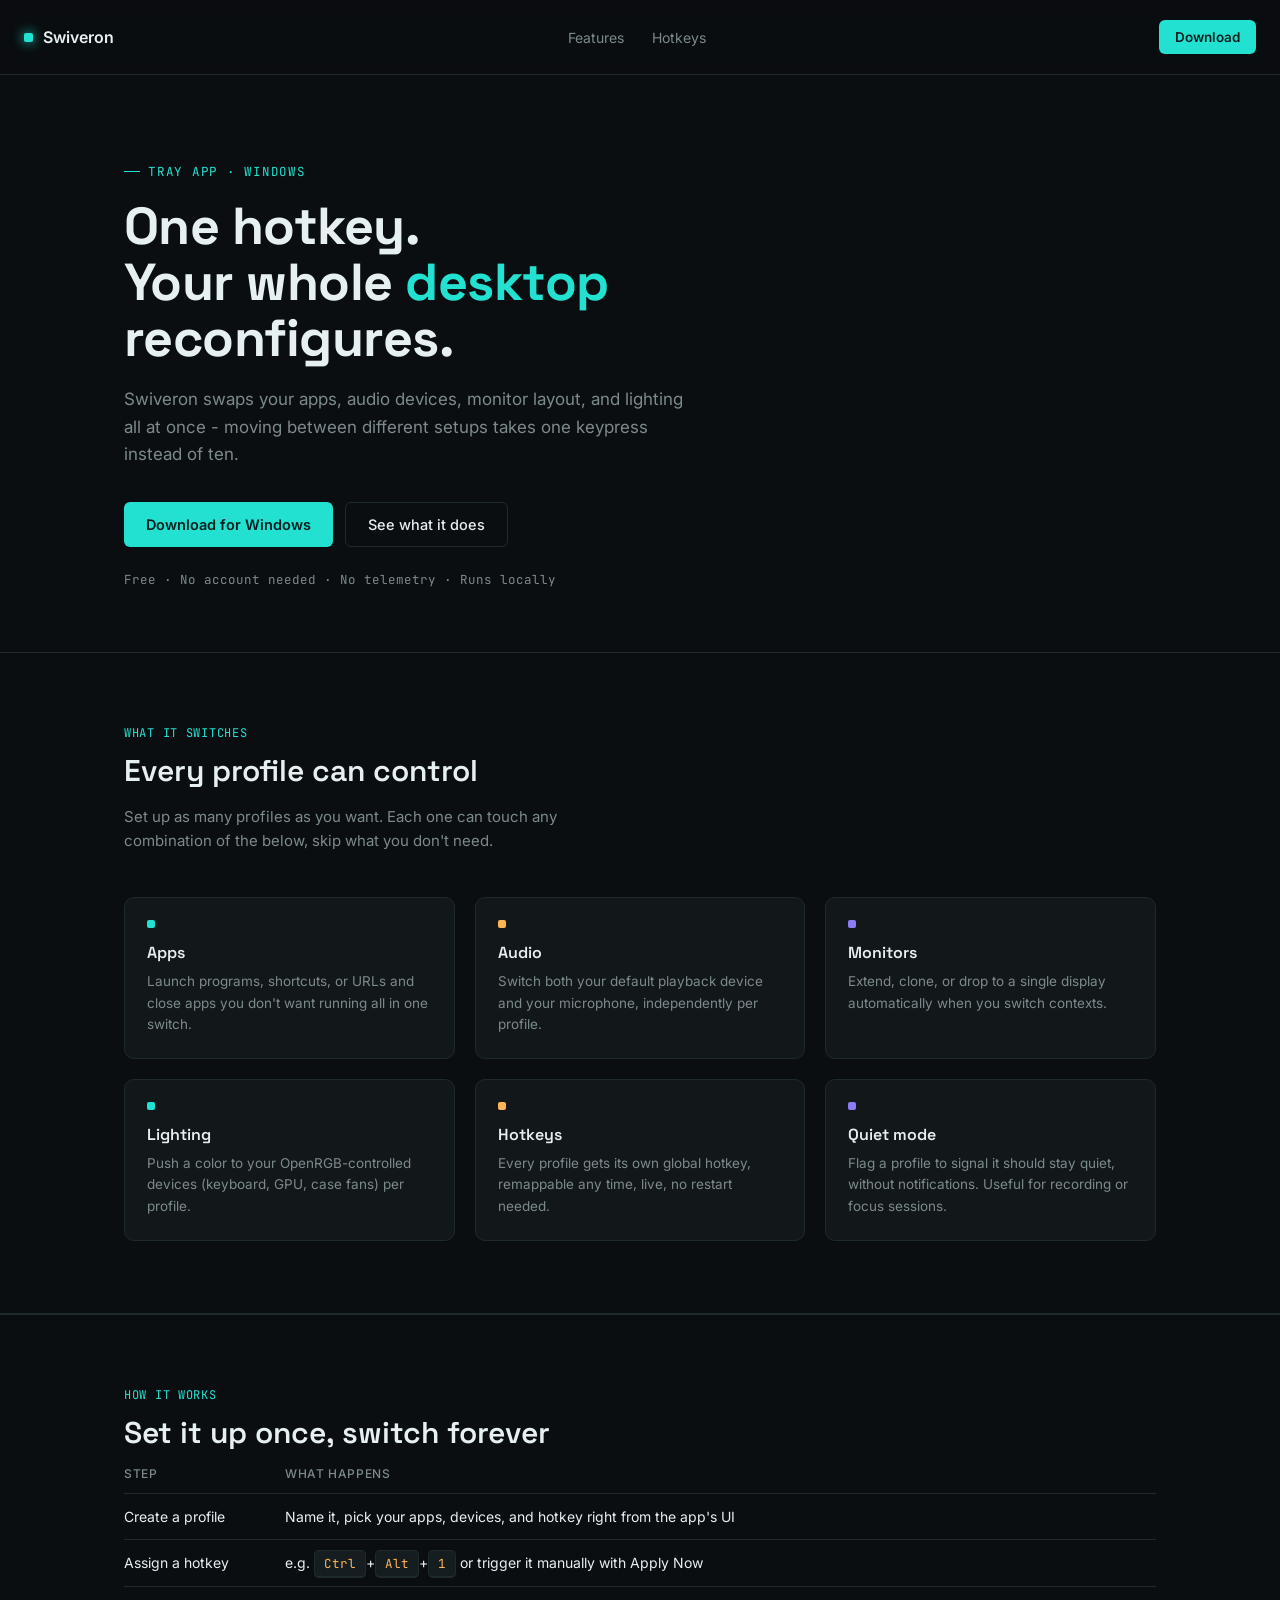
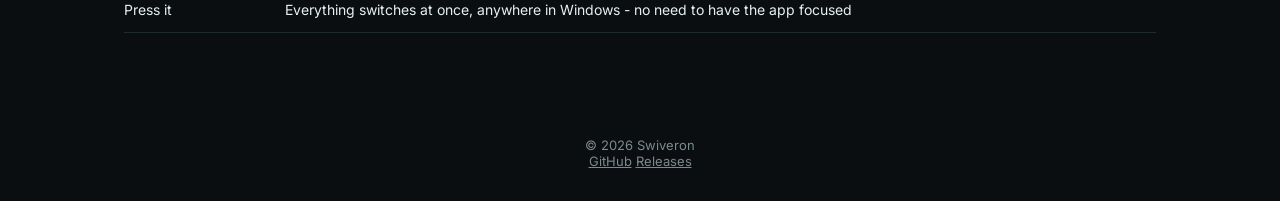
<file: index.html>
<!DOCTYPE html>
<html lang="en">
  <head>
    <meta charset="UTF-8">
    <meta name="viewport" content="width=device-width, initial-scale=1.0">
    <title>Swiveron</title>
    <link rel="preconnect" href="https://fonts.googleapis.com">
    <link rel="icon" href="favicon.png" type="image/png">
    <link href="https://fonts.googleapis.com/css2?family=Space+Grotesk:wght@400;500;600;700&family=Inter:wght@400;500;600&family=JetBrains+Mono:wght@400;500;600&display=swap" rel="stylesheet">
    <link rel="stylesheet" href="assets/styles.css">
  </head>
  <body>

    <nav>
      <div class="brand"><span class="dot"></span> Swiveron</div>
      <div class="nav-links">
        <a href="#features">Features</a>
        <a href="#hotkeys">Hotkeys</a>
      </div>
      <a class="nav-cta" href="/swiveron/downloads/#download">Download</a>
    </nav>

    <div class="wrap">
      <section class="hero" style="border:none;">
        <div class="eyebrow">TRAY APP · WINDOWS</div>
        <h1>One hotkey.<br>Your whole <span class="accent">desktop</span> reconfigures.</h1>
        <p class="sub">Swiveron swaps your apps, audio devices, monitor layout, and lighting all at once - moving between different setups takes one keypress instead of ten.</p>
        <div class="hero-ctas">
          <a class="btn-primary" href="#download">Download for Windows</a>
          <a class="btn-secondary" href="#features">See what it does</a>
        </div>
        <div class="req-note">Free · No account needed · No telemetry · Runs locally</div>
      </section>
    </div>

    <section id="features">
      <div class="wrap">
        <div class="kicker">WHAT IT SWITCHES</div>
        <h2>Every profile can control</h2>
        <p class="section-sub">Set up as many profiles as you want. Each one can touch any combination of the below, skip what you don't need.</p>
        <div class="feature-grid">
          <div class="feature-card">
            <div class="dot" style="background:var(--cyan);"></div>
            <h3>Apps</h3>
            <p>Launch programs, shortcuts, or URLs and close apps you don't want running all in one switch.</p>
          </div>
          <div class="feature-card">
            <div class="dot" style="background:var(--amber);"></div>
            <h3>Audio</h3>
            <p>Switch both your default playback device and your microphone, independently per profile.</p>
          </div>
          <div class="feature-card">
            <div class="dot" style="background:#8B7CF6;"></div>
            <h3>Monitors</h3>
            <p>Extend, clone, or drop to a single display automatically when you switch contexts.</p>
          </div>
          <div class="feature-card">
            <div class="dot" style="background:var(--cyan);"></div>
            <h3>Lighting</h3>
            <p>Push a color to your OpenRGB-controlled devices (keyboard, GPU, case fans) per profile.</p>
          </div>
          <div class="feature-card">
            <div class="dot" style="background:var(--amber);"></div>
            <h3>Hotkeys</h3>
            <p>Every profile gets its own global hotkey, remappable any time, live, no restart needed.</p>
          </div>
          <div class="feature-card">
            <div class="dot" style="background:#8B7CF6;"></div>
            <h3>Quiet mode</h3>
            <p>Flag a profile to signal it should stay quiet, without notifications. Useful for recording or focus sessions.</p>
          </div>
        </div>
      </div>
    </section>

    <section id="hotkeys" style="border-bottom:none;">
      <div class="wrap">
        <div class="kicker">HOW IT WORKS</div>
        <h2>Set it up once, switch forever</h2>
        <table>
          <thead><tr><th>Step</th><th>What happens</th></tr></thead>
          <tbody>
            <tr><td>Create a profile</td><td>Name it, pick your apps, devices, and hotkey right from the app's UI</td></tr>
            <tr><td>Assign a hotkey</td><td>e.g. <span class="kbd">Ctrl</span>+<span class="kbd">Alt</span>+<span class="kbd">1</span> or trigger it manually with Apply Now</td></tr>
            <tr><td>Press it</td><td>Everything switches at once, anywhere in Windows - no need to have the app focused</td></tr>
          </tbody>
        </table>
      </div>
    </section>

    <footer>
      <div class="wrap footer-inner">
        <span>© 2026 Swiveron</span>
        <div class="footer-links">
          <a href="https://github.com/ItzTidez/swiveron">GitHub</a>
          <a href="https://github.com/ItzTidez/swiveron/releases">Releases</a>
        </div>
      </div>
    </footer>

  </body>
</html>
</file>
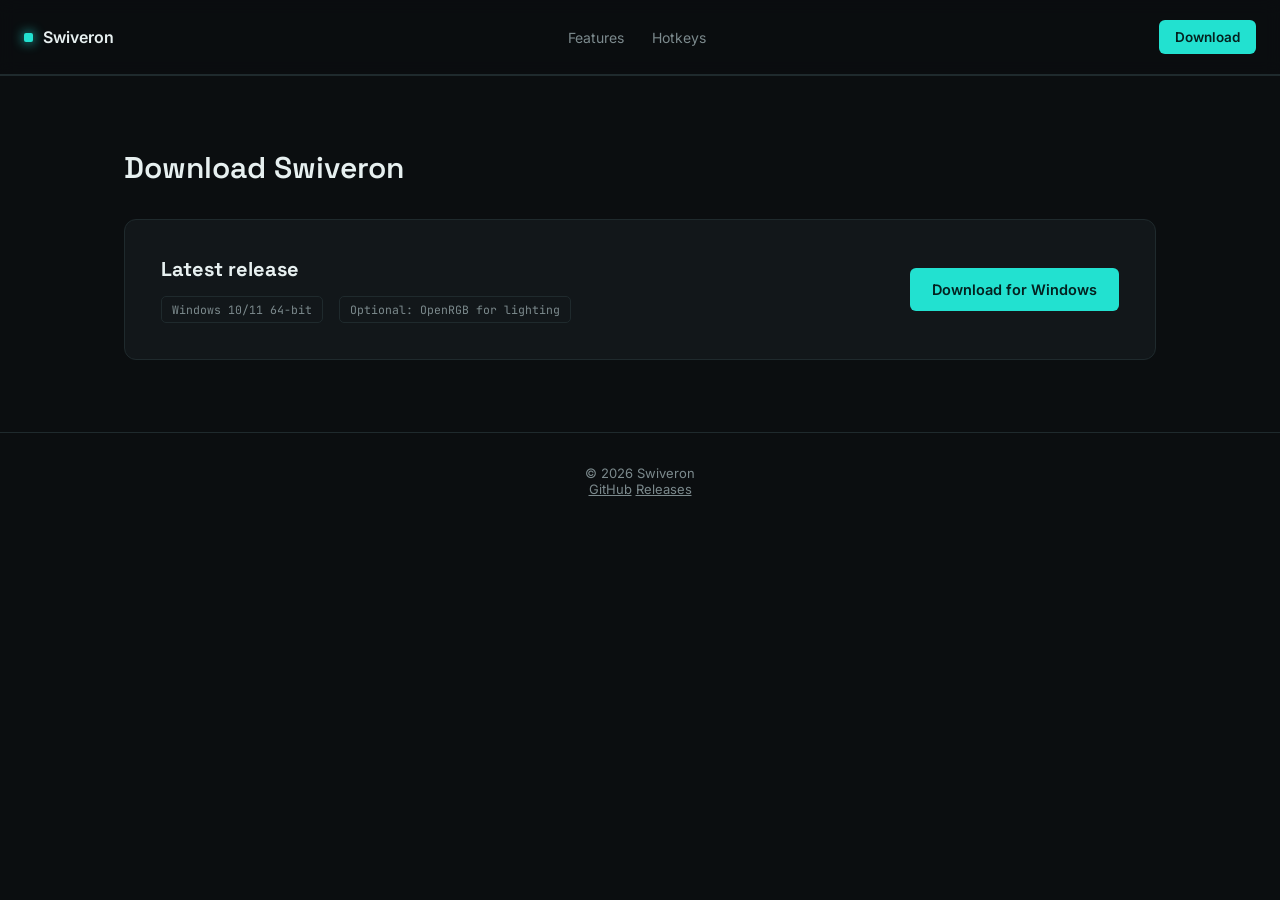
<file: downloads/index.html>
<!DOCTYPE html>
<html lang="en">
    <head>
        <meta charset="UTF-8">
        <meta name="viewport" content="width=device-width, initial-scale=1.0">
        <title>Download Swiveron</title>
        <link rel="preconnect" href="https://fonts.googleapis.com">
        <link rel="icon" href="favicon.png" type="image/png">
        <link href="https://fonts.googleapis.com/css2?family=Space+Grotesk:wght@400;500;600;700&family=Inter:wght@400;500;600&family=JetBrains+Mono:wght@400;500;600&display=swap" rel="stylesheet">
        <link rel="stylesheet" href="../assets/styles.css">
    </head>

    <body>
        <nav>
            <div class="brand"><span class="dot"></span> Swiveron</div>
            <div class="nav-links">
                <a href="../#features">Features</a>
                <a href="../#hotkeys">Hotkeys</a>
            </div>
            <a class="nav-cta" href="#download">Download</a>
        </nav>

        <section id="download">
            <div class="wrap">
                <h2 style="margin-bottom:32px;">Download Swiveron</h2>
                <div class="download">
                <div>
                    <h3>Latest release</h3>
                    <div class="req-list">
                    <span class="req">Windows 10/11 64-bit</span>
                    <span class="req">Optional: OpenRGB for lighting</span>
                    </div>
                </div>
                <a class="btn-primary" href="https://github.com/ItzTidez/swiveron/releases/latest/download/SwiveronSetup.exe">Download for Windows</a>
                </div>
            </div>
        </section>
    </body>

    <footer>
      <div class="wrap footer-inner">
        <span>© 2026 Swiveron</span>
        <div class="footer-links">
          <a href="https://github.com/ItzTidez/swiveron">GitHub</a>
          <a href="https://github.com/ItzTidez/swiveron/releases">Releases</a>
        </div>
      </div>
    </footer>
</html>
</file>
<file: assets/styles.css>
:root{
    --bg:#0B0E10;
    --panel:#12171A;
    --panel-raised:#161D20;
    --border:#1F2A2D;
    --text:#E7F0F0;
    --muted:#7C8A8D;
    --cyan:#22E1D0;
    --cyan-dim:#15837A;
    --amber:#FFB454;
  }
  *{box-sizing:border-box;}
  html{scroll-behavior:smooth;}
  body{margin:0;background:var(--bg);color:var(--text);font-family:'Inter',sans-serif;-webkit-font-smoothing:antialiased;}
  h1,h2,h3,.display{font-family:'Space Grotesk',sans-serif;}
  code,.mono{font-family:'JetBrains Mono',monospace;}
  a{color:inherit;}
  .wrap{max-width:1080px;margin:0 auto;padding:0 24px;}

  nav{display:flex;align-items:center;justify-content:space-between;padding:20px 24px;border-bottom:1px solid var(--border);position:sticky;top:0;background:rgba(11,14,16,0.85);backdrop-filter:blur(8px);z-index:10;}
  .brand{display:flex;align-items:center;gap:10px;font-weight:600;font-size:16px;}
  .brand .dot{width:9px;height:9px;border-radius:2px;background:var(--cyan);box-shadow:0 0 12px var(--cyan);}
  .nav-links{display:flex;gap:28px;font-size:14px;color:var(--muted);}
  .nav-links a{text-decoration:none;transition:color .15s;}
  .nav-links a:hover{color:var(--text);}
  .nav-cta{background:var(--cyan);color:#04211F;padding:9px 16px;border-radius:6px;font-weight:600;font-size:13.5px;text-decoration:none;}

  .hero{padding:88px 0 64px;}
  .eyebrow{font-family:'JetBrains Mono',monospace;font-size:12.5px;color:var(--cyan);letter-spacing:.06em;margin-bottom:18px;display:flex;align-items:center;gap:8px;}
  .eyebrow::before{content:'';width:16px;height:1px;background:var(--cyan);}
  h1{font-size:52px;line-height:1.08;font-weight:700;margin:0 0 20px;max-width:760px;letter-spacing:-0.01em;}
  h1 .accent{color:var(--cyan);}
  .sub{font-size:17px;color:var(--muted);max-width:560px;line-height:1.6;margin:0 0 34px;}
  .hero-ctas{display:flex;gap:12px;margin-bottom:24px;flex-wrap:wrap;}
  .btn-primary{background:var(--cyan);color:#04211F;padding:13px 22px;border-radius:6px;font-weight:600;font-size:14.5px;text-decoration:none;display:inline-flex;align-items:center;gap:8px;}
  .btn-secondary{border:1px solid var(--border);color:var(--text);padding:13px 22px;border-radius:6px;font-weight:500;font-size:14.5px;text-decoration:none;}
  .btn-secondary:hover{border-color:var(--cyan-dim);}
  .req-note{font-size:12.5px;color:var(--muted);font-family:'JetBrains Mono',monospace;}

  .icon-mark{display:flex;align-items:center;justify-content:center;margin:0 0 40px;}
  .icon-mark svg{filter:drop-shadow(0 0 30px rgba(34,225,208,0.15));}

  section{padding:72px 0;border-bottom:1px solid var(--border);border-top:1px solid var(--border);}
  .kicker{font-family:'JetBrains Mono',monospace;font-size:12px;color:var(--cyan);letter-spacing:.06em;margin-bottom:10px;}
  h2{font-size:30px;margin:0 0 14px;font-weight:600;}
  .section-sub{color:var(--muted);font-size:15px;max-width:520px;line-height:1.6;margin-bottom:44px;}

  .feature-grid{display:grid;grid-template-columns:repeat(3,1fr);gap:20px;}
  .feature-card{border:1px solid var(--border);border-radius:10px;padding:22px;background:var(--panel);}
  .feature-card .dot{width:8px;height:8px;border-radius:2px;margin-bottom:14px;}
  .feature-card h3{font-size:16px;margin:0 0 8px;font-weight:600;}
  .feature-card p{font-size:13.5px;color:var(--muted);line-height:1.6;margin:0;}

  table{width:100%;border-collapse:collapse;font-size:14px;}
  th{text-align:left;color:var(--muted);font-weight:500;font-size:12px;text-transform:uppercase;letter-spacing:.05em;padding:0 0 12px;border-bottom:1px solid var(--border);}
  td{padding:14px 0;border-bottom:1px solid var(--border);}
  .kbd{font-family:'JetBrains Mono',monospace;background:var(--panel-raised);border:1px solid var(--border);border-bottom-width:2px;padding:4px 9px;border-radius:5px;font-size:12.5px;color:var(--amber);}

  .download{display:flex;align-items:center;justify-content:space-between;flex-wrap:wrap;gap:24px;border:1px solid var(--border);border-radius:12px;padding:36px;background:var(--panel);}
  .download h3{font-size:20px;margin:0 0 8px;}
  .download p{color:var(--muted);font-size:13.5px;margin:0;max-width:420px;}
  .req-list{display:flex;gap:16px;margin-top:14px;flex-wrap:wrap;}
  .req{font-family:'JetBrains Mono',monospace;font-size:11.5px;color:var(--muted);border:1px solid var(--border);padding:5px 10px;border-radius:5px;}

  footer{padding:32px 0;text-align:center;color:var(--muted);font-size:13px;}

  @media (max-width:820px){
    h1{font-size:36px;}
    .feature-grid{grid-template-columns:1fr;}
    .download{flex-direction:column;align-items:flex-start;}
}
</file>
